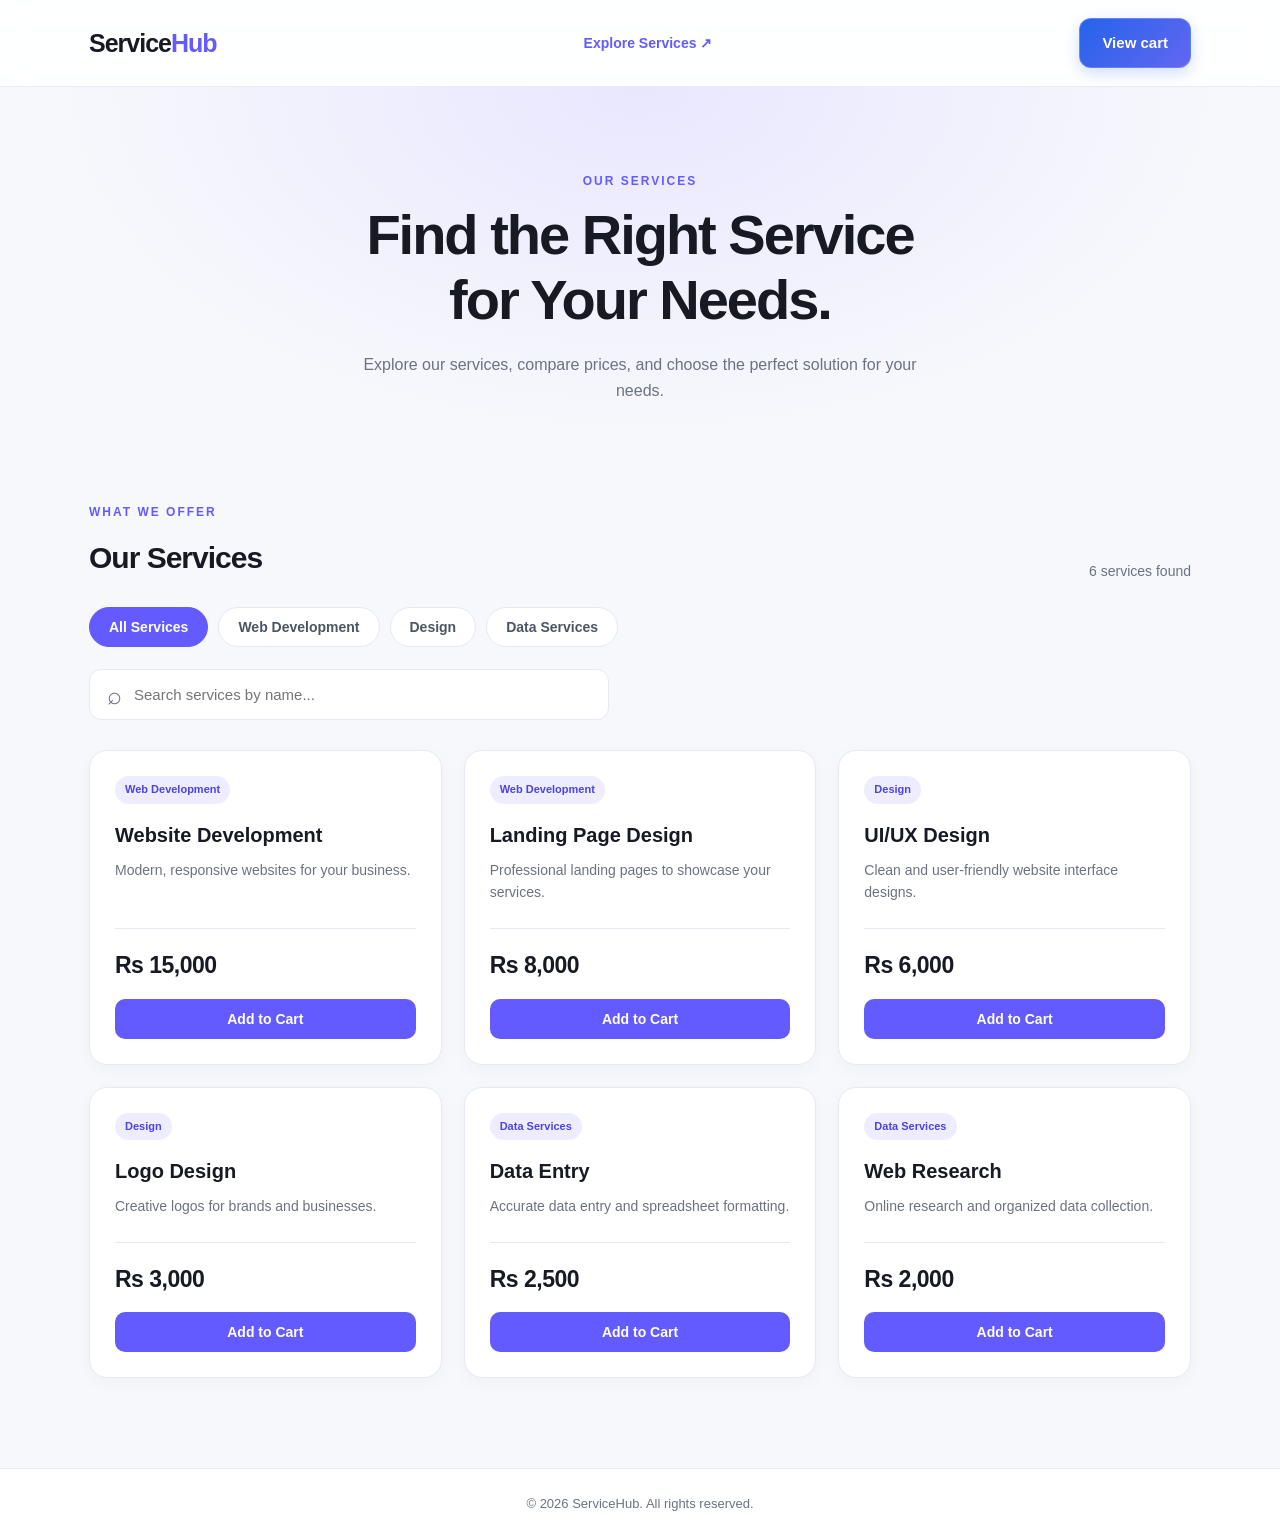
<file: index.html>
<!DOCTYPE html>
<html lang="en">
<head>
<meta charset="UTF-8">
<meta name="viewport" content="width=device-width, initial-scale=1.0">
<meta name="description" content="Explore our services, compare prices, and add services to your cart.">

<title>ServiceHub | Our Services</title>

<link rel="stylesheet" href="style.css">
<script src="cart.js" defer></script>
<script src="script.js" defer></script>

</head>
<body>

<header class="header">
<nav class="navbar">
<a href="index.html" class="logo">Service<span>Hub</span></a>

<a href="#services" class="nav-link">Explore Services ↗</a>
<a href="summary.html" class="cart-link">View cart</a>
</nav>
</header>

<main>
<section class="hero">
<p class="eyebrow">OUR SERVICES</p>

<h1>Find the Right Service<br>for Your Needs.</h1>

<p class="hero-text">
Explore our services, compare prices, and choose
the perfect solution for your needs.
</p>
</section>

<section class="services-section" id="services">

<div class="section-heading">
<div>
<p class="eyebrow">WHAT WE OFFER</p>
<h2>Our Services</h2>
</div>

<p id="service-count">Loading services...</p>
</div>

<div class="tabs" id="category-tabs">
<button class="tab active" data-category="All"
aria-pressed="true">All Services</button>

<button class="tab" data-category="Web Development"
aria-pressed="false">Web Development</button>

<button class="tab" data-category="Design"
aria-pressed="false">Design</button>

<button class="tab" data-category="Data Services"
aria-pressed="false">Data Services</button>
</div>

<div class="search-box">
<span aria-hidden="true">⌕</span>

<input
type="search"
id="search-input"
placeholder="Search services by name..."
aria-label="Search services by name"
>
</div>

<div class="service-grid" id="service-list">
<p>Loading services...</p>
</div>

<p id="no-results" hidden>
No services found. Try another search.
</p>

</section>
</main>

<footer class="footer">
<p>© 2026 ServiceHub. All rights reserved.</p>
</footer>

</body>
</html>
</file>
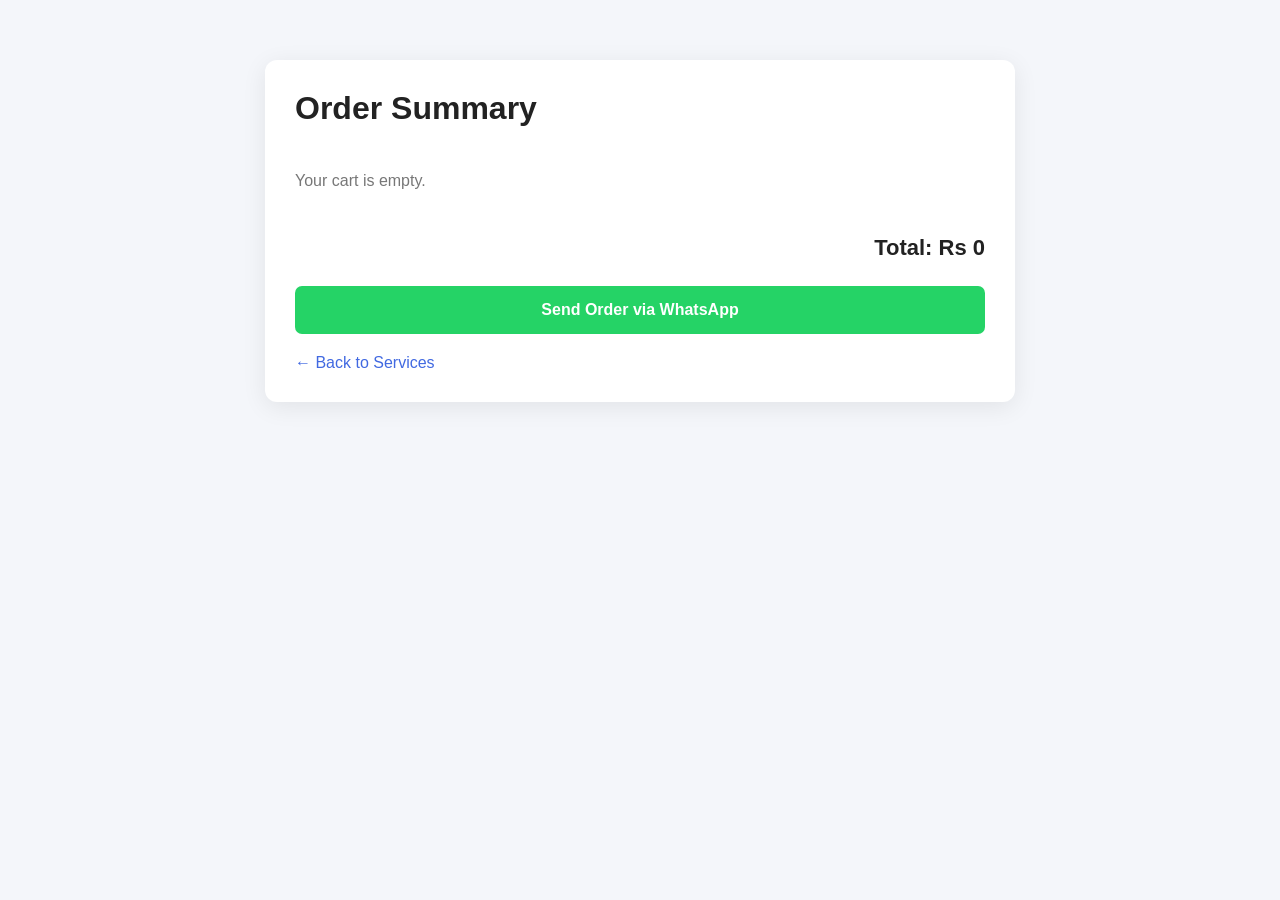
<file: summary.html>
<!DOCTYPE html>
<html lang="en">
<head>
<meta charset="UTF-8">
<meta name="viewport" content="width=device-width, initial-scale=1.0">
<title>Order Summary | Ezitech</title>

<style>
* {
box-sizing: border-box;
margin: 0;
padding: 0;
}

body {
font-family: Arial, sans-serif;
background: #f4f6fa;
padding: 30px 15px;
color: #222;
}

.summary-container {
max-width: 750px;
margin: 30px auto;
background: white;
padding: 30px;
border-radius: 12px;
box-shadow: 0 5px 25px rgba(0,0,0,0.08);
}

h1 {
margin-bottom: 25px;
color: #222;
}

.cart-item {
display: flex;
justify-content: space-between;
gap: 15px;
padding: 18px 0;
border-bottom: 1px solid #eee;
}

.cart-item h3 {
margin-bottom: 7px;
}

.cart-item p {
color: #666;
}

.remove-btn {
background: #ffe5e5;
color: #d00;
border: none;
padding: 8px 12px;
border-radius: 5px;
cursor: pointer;
}

.total {
text-align: right;
font-size: 22px;
font-weight: bold;
margin: 25px 0;
}

.whatsapp-btn {
display: block;
width: 100%;
padding: 15px;
background: #25D366;
color: white;
text-align: center;
text-decoration: none;
border: none;
border-radius: 7px;
font-size: 16px;
font-weight: bold;
cursor: pointer;
}

.empty-message {
color: #777;
padding: 20px 0;
}

.back-link {
display: inline-block;
margin-top: 20px;
color: #4169e1;
text-decoration: none;
}
</style>
</head>

<body>

<main class="summary-container">

<h1>Order Summary</h1>

<div id="cart-items"></div>

<p id="empty-cart" class="empty-message" hidden>
Your cart is empty.
</p>

<div class="total">
Total: <span id="cart-total">PKR 0</span>
</div>

<button id="whatsapp-btn" class="whatsapp-btn" type="button">
Send Order via WhatsApp
</button>

<a href="index.html#services" class="back-link">
← Back to Services
</a>

</main>

<script src="cart.js" defer></script>
<script src="summary.js" defer></script>

</body>
</html>
</file>
<file: style.css>
/* ===== BASIC RESET ===== */
* {
margin: 0;
padding: 0;
box-sizing: border-box;
}

:root {
--primary: #635bff;
--primary-dark: #4b43e8;
--text: #171923;
--muted: #6b7280;
--background: #f7f8fc;
--white: #ffffff;
--border: #e7e9f2;
}

html {
scroll-behavior: smooth;
}

body {
font-family: Arial, Helvetica, sans-serif;
background: var(--background);
color: var(--text);
line-height: 1.6;
}

/* ===== NAVBAR ===== */
.header {
position: sticky;
top: 0;
z-index: 100;
background: rgba(255, 255, 255, 0.88);
backdrop-filter: blur(14px);
-webkit-backdrop-filter: blur(14px);
border-bottom: 1px solid rgba(231, 233, 242, 0.9);
}

.navbar {
max-width: 1150px;
margin: auto;
padding: 18px 24px;
display: flex;
justify-content: space-between;
align-items: center;
}

.logo {
color: var(--text);
text-decoration: none;
font-size: 25px;
font-weight: 800;
letter-spacing: -1px;
}

.logo span {
color: var(--primary);
}

.nav-link {
color: var(--primary);
text-decoration: none;
font-weight: 700;
font-size: 14px;
}

/* ===== HERO ===== */
.hero {
text-align: center;
padding: 85px 20px 65px;
background:
radial-gradient(ellipse at top, #e9e7ff 0%, transparent 65%);
}

.eyebrow {
color: var(--primary);
font-size: 12px;
font-weight: 800;
letter-spacing: 2px;
margin-bottom: 12px;
}

.hero h1 {
font-size: clamp(34px, 5vw, 56px);
line-height: 1.15;
letter-spacing: -2px;
margin-bottom: 20px;
}

.hero-text {
max-width: 570px;
margin: auto;
color: var(--muted);
font-size: 16px;
}

/* ===== SERVICES SECTION ===== */
.services-section {
max-width: 1150px;
margin: auto;
padding: 35px 24px 90px;
}

.section-heading {
display: flex;
justify-content: space-between;
align-items: end;
gap: 15px;
margin-bottom: 25px;
}

.section-heading h2 {
font-size: 30px;
letter-spacing: -1px;
}

#service-count {
color: var(--muted);
font-size: 14px;
}

/* ===== CATEGORY TABS ===== */
.tabs {
display: flex;
gap: 10px;
flex-wrap: wrap;
margin-bottom: 22px;
}

.tab {
padding: 11px 19px;
border: 1px solid var(--border);
border-radius: 30px;
background: var(--white);
color: #4b5563;
font-size: 14px;
font-weight: 600;
cursor: pointer;
transition: 0.25s ease;
}

.tab:hover {
border-color: var(--primary);
color: var(--primary);
}

.tab.active {
background: var(--primary);
border-color: var(--primary);
color: var(--white);
}

/* ===== SEARCH BOX ===== */
.search-box {
display: flex;
align-items: center;
gap: 12px;
max-width: 520px;
padding: 0 17px;
margin-bottom: 30px;
border: 1px solid var(--border);
border-radius: 12px;
background: var(--white);
transition: 0.2s ease;
}

.search-box:focus-within {
border-color: var(--primary);
box-shadow: 0 0 0 3px rgba(99, 91, 255, 0.12);
}

.search-box span {
color: var(--muted);
font-size: 25px;
}

.search-box input {
width: 100%;
min-width: 0;
padding: 16px 0;
border: none;
outline: none;
background: transparent;
color: var(--text);
font-size: 15px;
}

/* ===== SERVICE CARDS ===== */
.service-grid {
display: grid;
grid-template-columns: repeat(3, minmax(0, 1fr));
gap: 22px;
}

.service-card {
display: flex;
flex-direction: column;
padding: 25px;
min-width: 0;
border: 1px solid var(--border);
border-radius: 18px;
background: var(--white);
box-shadow: 0 5px 20px rgba(24, 30, 70, 0.03);
transition: transform 0.25s ease, box-shadow 0.25s ease;
}

.service-card:hover {
transform: translateY(-5px);
box-shadow: 0 15px 35px rgba(24, 30, 70, 0.09);
}

.service-category {
align-self: flex-start;
margin-bottom: 18px;
padding: 5px 10px;
border-radius: 20px;
background: #eeedff;
color: var(--primary-dark);
font-size: 11px;
font-weight: 800;
}

.service-card h3 {
margin-bottom: 10px;
font-size: 20px;
line-height: 1.35;
}

.service-description {
flex: 1;
margin-bottom: 24px;
color: var(--muted);
font-size: 14px;
}

.card-bottom {
display: flex;
flex-direction: column;
gap: 15px;
padding-top: 18px;
border-top: 1px solid var(--border);
}

.service-price {
font-size: 23px;
font-weight: 800;
letter-spacing: -0.5px;
}

.add-cart-btn {
width: 100%;
padding: 12px 16px;
border: none;
border-radius: 10px;
background: var(--primary);
color: var(--white);
font-size: 14px;
font-weight: 700;
cursor: pointer;
transition: background 0.2s ease;
}

.add-cart-btn:hover {
background: var(--primary-dark);
}

.add-cart-btn:focus-visible,
.tab:focus-visible {
outline: 3px solid #a5a0ff;
outline-offset: 3px;
}

/* ===== EMPTY / LOADING STATES ===== */
#no-results {
padding: 30px 10px;
color: var(--muted);
text-align: center;
}

#no-results[hidden] {
display: none;
}

/* ===== FOOTER ===== */
.footer {
padding: 25px 20px;
border-top: 1px solid var(--border);
background: var(--white);
color: var(--muted);
text-align: center;
font-size: 13px;
}

/* ===== RESPONSIVE DESIGN ===== */
@media (max-width: 900px) {
.service-grid {
grid-template-columns: repeat(2, minmax(0, 1fr));
}

.hero {
padding-top: 65px;
}
}

@media (max-width: 560px) {
.navbar {
padding: 15px 18px;
}

.logo {
font-size: 22px;
}

.nav-link {
font-size: 12px;
}

.hero {
padding: 60px 18px 45px;
}

.hero h1 {
letter-spacing: -1px;
}

.hero-text {
font-size: 14px;
}

.services-section {
padding: 30px 16px 60px;
}

.section-heading {
align-items: start;
flex-direction: column;
}

.section-heading h2 {
font-size: 27px;
}

.tabs {
gap: 8px;
}

.tab {
padding: 9px 13px;
font-size: 12px;
}

.service-grid {
grid-template-columns: 1fr;
gap: 16px;
}

.service-card {
padding: 21px;
}
}

/* Premium Cart Button */

.cart-link {
display: inline-flex;
align-items: center;
justify-content: center;
gap: 8px;
padding: 12px 22px;
background: linear-gradient(135deg, #2563eb, #6366f1);
color: #ffffff !important;
text-decoration: none;
font-size: 15px;
font-weight: 600;
border-radius: 12px;
border: 1px solid rgba(255,255,255,0.2);
box-shadow: 0 5px 15px rgba(37,99,235,0.22);
transition: all 0.3s ease;
}

.cart-link:hover {
transform: translateY(-3px);
box-shadow: 0 9px 22px rgba(37,99,235,0.35);
background: linear-gradient(135deg, #1d4ed8, #4f46e5);
}

.cart-link:active {
transform: scale(0.96);
}

/* Navbar alignment */

.navbar {
display: flex;
align-items: center;
justify-content: space-between;
gap: 20px;
flex-wrap: wrap;
}

@media (max-width: 600px) {
.cart-link {
padding: 10px 14px;
font-size: 13px;
}

.navbar {
gap: 12px;
}
}
</file>
